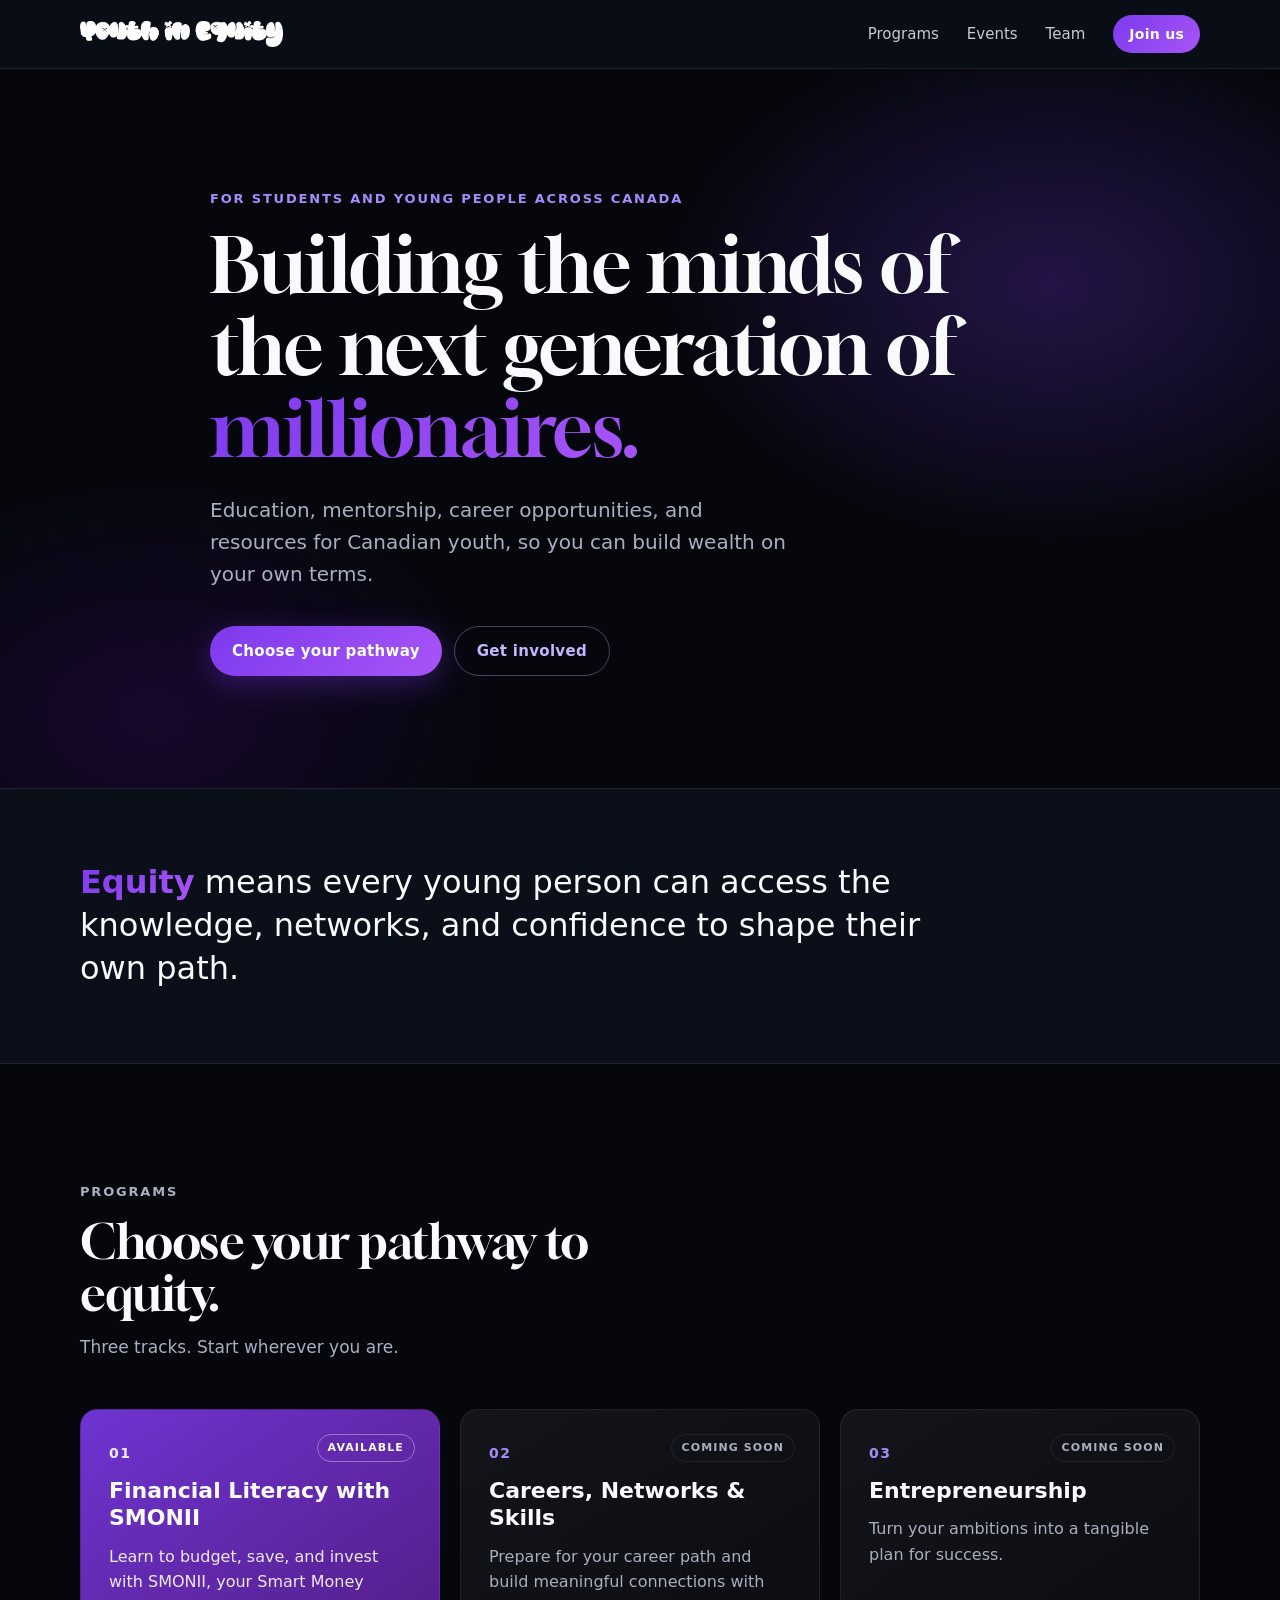
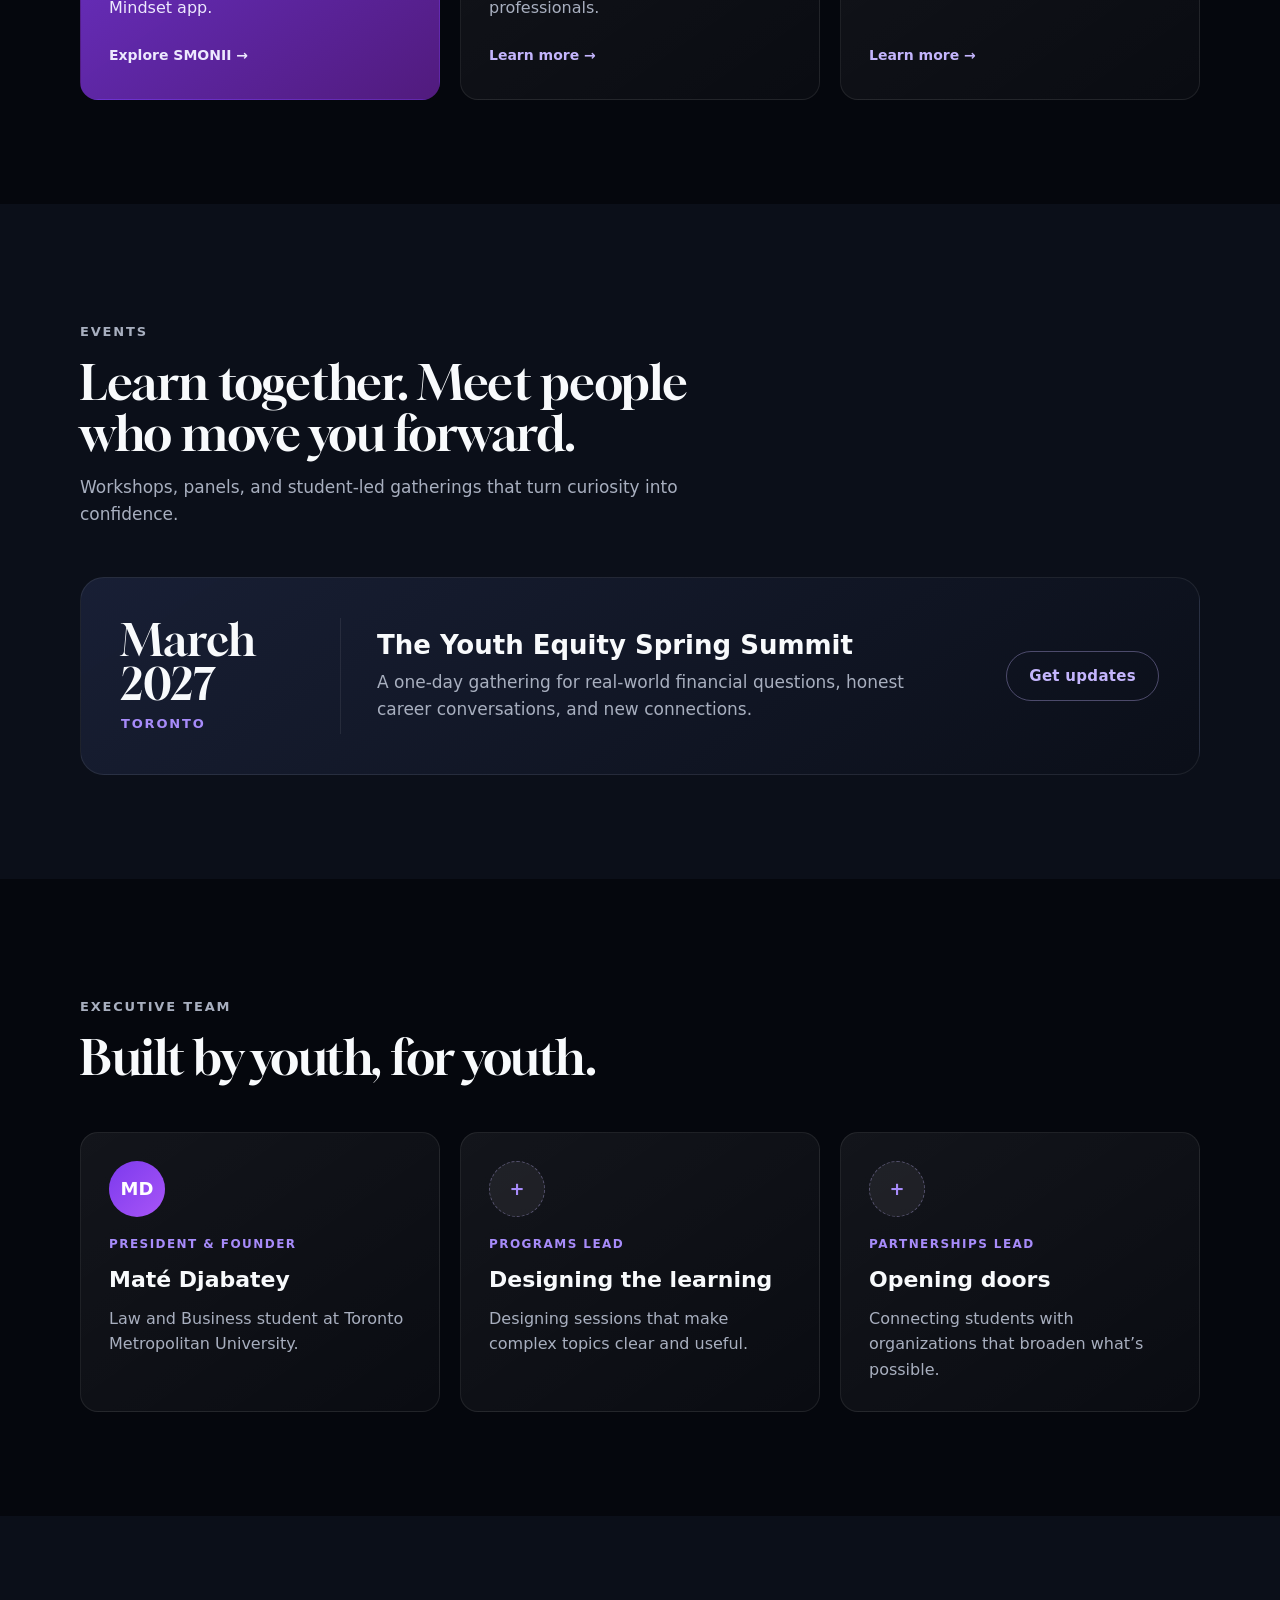
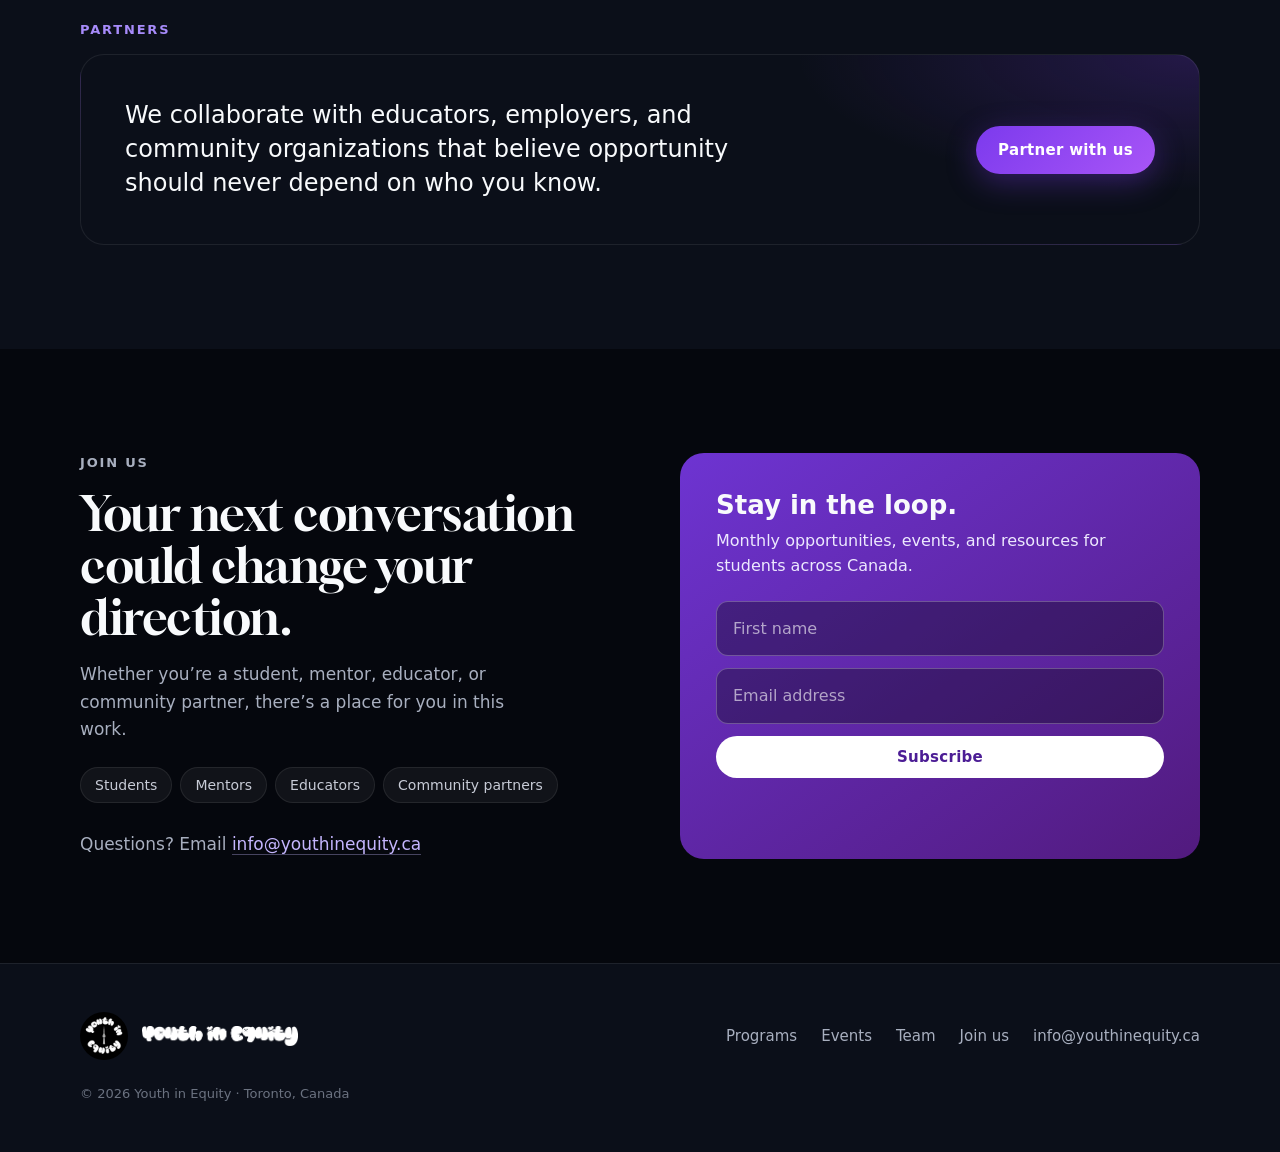
<file: index.html>
<!DOCTYPE html>
<html lang="en">
<head>
  <meta charset="utf-8">
  <meta name="viewport" content="width=device-width, initial-scale=1">
  <title>Youth in Equity</title>
  <meta name="description" content="A Canadian student-led organization building financial confidence, career access, and equity in education.">
  <link rel="canonical" href="https://youthinequity.ca/">
  <meta property="og:title" content="Youth in Equity">
  <meta property="og:description" content="A Canadian student-led organization building financial confidence, career access, and equity in education.">
  <meta property="og:url" content="https://youthinequity.ca/">
  <meta property="og:image" content="https://youthinequity.ca/assets/favicon.png">
  <meta name="theme-color" content="#05070d">
  <link rel="icon" type="image/png" href="/assets/favicon.png">
  <link rel="apple-touch-icon" href="/assets/favicon.png">
  <link rel="preconnect" href="https://fonts.googleapis.com">
  <link rel="preconnect" href="https://fonts.gstatic.com" crossorigin>
  <link href="https://fonts.googleapis.com/css2?family=Gloock&display=swap" rel="stylesheet">
  <link href="https://api.fontshare.com/v2/css?f[]=general-sans@400,500,600&f[]=clash-grotesk@500,600,700&display=swap" rel="stylesheet">
  <link rel="stylesheet" href="/assets/styles.css">
</head>
<body>

<header class="site-header">
  <div class="wrap">
    <a class="brand" href="/" aria-label="Youth in Equity home"><img src="/assets/logo-white.png" alt="Youth in Equity" width="633" height="81"></a>
    <nav class="nav" aria-label="Main">
      <a class="hide-sm" href="/#programs">Programs</a>
      <a class="hide-sm" href="/#events">Events</a>
      <a class="hide-sm" href="/#team">Team</a>
      <a class="btn btn-sm" href="/#join">Join us</a>
    </nav>
  </div>
</header>

<main>
  <!-- Hero -->
  <section class="hero">
    <div class="wrap hero-grid">
      <p class="eyebrow">For students and young people across Canada</p>
      <h1>Building the minds of the next generation of <span class="accent">millionaires.</span></h1>
      <p class="lead">Education, mentorship, career opportunities, and resources for Canadian youth, so you can build wealth on your own terms.</p>
      <div class="hero-actions">
        <a class="btn" href="#programs">Choose your pathway</a>
        <a class="btn btn-ghost" href="#join">Get involved</a>
      </div>
    </div>
  </section>

  <!-- Mission -->
  <div class="mission">
    <div class="wrap">
      <p><strong class="accent">Equity</strong> means every young person can access the knowledge, networks, and confidence to shape their own path.</p>
    </div>
  </div>

  <!-- Programs -->
  <section id="programs">
    <div class="wrap">
      <div class="section-head">
        <p class="eyebrow">Programs</p>
        <h2>Choose your pathway to equity.</h2>
        <p>Three tracks. Start wherever you are.</p>
      </div>
      <div class="grid-3">
        <a class="card featured" href="/smonii">
          <span class="tag">Available</span>
          <span class="num">01</span>
          <h3>Financial Literacy with SMONII</h3>
          <p>Learn to budget, save, and invest with SMONII, your Smart Money Mindset app.</p>
          <span class="more">Explore SMONII →</span>
        </a>
        <a class="card" href="/coming-soon">
          <span class="tag">Coming soon</span>
          <span class="num">02</span>
          <h3>Careers, Networks &amp; Skills</h3>
          <p>Prepare for your career path and build meaningful connections with professionals.</p>
          <span class="more">Learn more →</span>
        </a>
        <a class="card" href="/coming-soon">
          <span class="tag">Coming soon</span>
          <span class="num">03</span>
          <h3>Entrepreneurship</h3>
          <p>Turn your ambitions into a tangible plan for success.</p>
          <span class="more">Learn more →</span>
        </a>
      </div>
    </div>
  </section>

  <!-- Events -->
  <section id="events" class="alt">
    <div class="wrap">
      <div class="section-head">
        <p class="eyebrow">Events</p>
        <h2>Learn together. Meet people who move you forward.</h2>
        <p>Workshops, panels, and student-led gatherings that turn curiosity into confidence.</p>
      </div>
      <article class="event">
        <div class="event-date">
          <div class="month">March 2027</div>
          <div class="meta">Toronto</div>
        </div>
        <div>
          <h3>The Youth Equity Spring Summit</h3>
          <p>A one-day gathering for real-world financial questions, honest career conversations, and new connections.</p>
        </div>
        <a class="btn btn-ghost" href="#join">Get updates</a>
      </article>
    </div>
  </section>

  <!-- Team -->
  <section id="team" class="team">
    <div class="wrap">
      <div class="section-head">
        <p class="eyebrow">Executive team</p>
        <h2>Built by youth, for youth.</h2>
      </div>
      <div class="grid-3">
        <div class="card">
          <div class="avatar" aria-hidden="true">MD</div>
          <span class="role">President &amp; Founder</span>
          <h3>Maté Djabatey</h3>
          <p>Law and Business student at Toronto Metropolitan University.</p>
        </div>
        <div class="card">
          <div class="avatar empty" aria-hidden="true">+</div>
          <span class="role">Programs Lead</span>
          <h3>Designing the learning</h3>
          <p>Designing sessions that make complex topics clear and useful.</p>
        </div>
        <div class="card">
          <div class="avatar empty" aria-hidden="true">+</div>
          <span class="role">Partnerships Lead</span>
          <h3>Opening doors</h3>
          <p>Connecting students with organizations that broaden what’s possible.</p>
        </div>
      </div>
    </div>
  </section>

  <!-- Partners -->
  <section id="partners" class="alt">
    <div class="wrap">
      <p class="eyebrow">Partners</p>
      <div class="partners-box">
        <p>We collaborate with educators, employers, and community organizations that believe opportunity should never depend on who you know.</p>
        <a class="btn" href="mailto:info@youthinequity.ca?subject=Partnership%20with%20Youth%20in%20Equity">Partner with us</a>
      </div>
    </div>
  </section>

  <!-- Join -->
  <section id="join">
    <div class="wrap join-grid">
      <div class="join-copy">
        <p class="eyebrow">Join us</p>
        <h2>Your next conversation could change your direction.</h2>
        <p>Whether you’re a student, mentor, educator, or community partner, there’s a place for you in this work.</p>
        <div class="who"><span>Students</span><span>Mentors</span><span>Educators</span><span>Community partners</span></div>
        <p class="contact-line">Questions? Email <a href="mailto:info@youthinequity.ca">info@youthinequity.ca</a></p>
      </div>
      <div class="newsletter">
        <h3>Stay in the loop.</h3>
        <p>Monthly opportunities, events, and resources for students across Canada.</p>
        <form id="newsletter-form" novalidate>
          <label class="hp" aria-hidden="true">Leave blank <input type="text" name="_gotcha" tabindex="-1" autocomplete="off"></label>
          <input type="text" name="name" placeholder="First name" autocomplete="given-name" aria-label="First name">
          <input type="email" name="email" placeholder="Email address" autocomplete="email" required aria-label="Email address">
          <button class="btn" type="submit">Subscribe</button>
          <p class="form-note" role="status" aria-live="polite"></p>
        </form>
      </div>
    </div>
  </section>
</main>

<footer class="site-footer">
  <div class="wrap">
    <a class="foot-brand" href="/">
      <img class="badge" src="/assets/favicon.png" alt="" width="48" height="48">
      <img class="word" src="/assets/logo-white.png" alt="Youth in Equity" width="633" height="81">
    </a>
    <nav class="foot-links" aria-label="Footer">
      <a href="/#programs">Programs</a>
      <a href="/#events">Events</a>
      <a href="/#team">Team</a>
      <a href="/#join">Join us</a>
      <a href="mailto:info@youthinequity.ca">info@youthinequity.ca</a>
    </nav>
    <p class="copyright">© <span id="year">2026</span> Youth in Equity · Toronto, Canada</p>
  </div>
</footer>

<script src="/assets/site.js" defer></script>
</body>
</html>
</file>
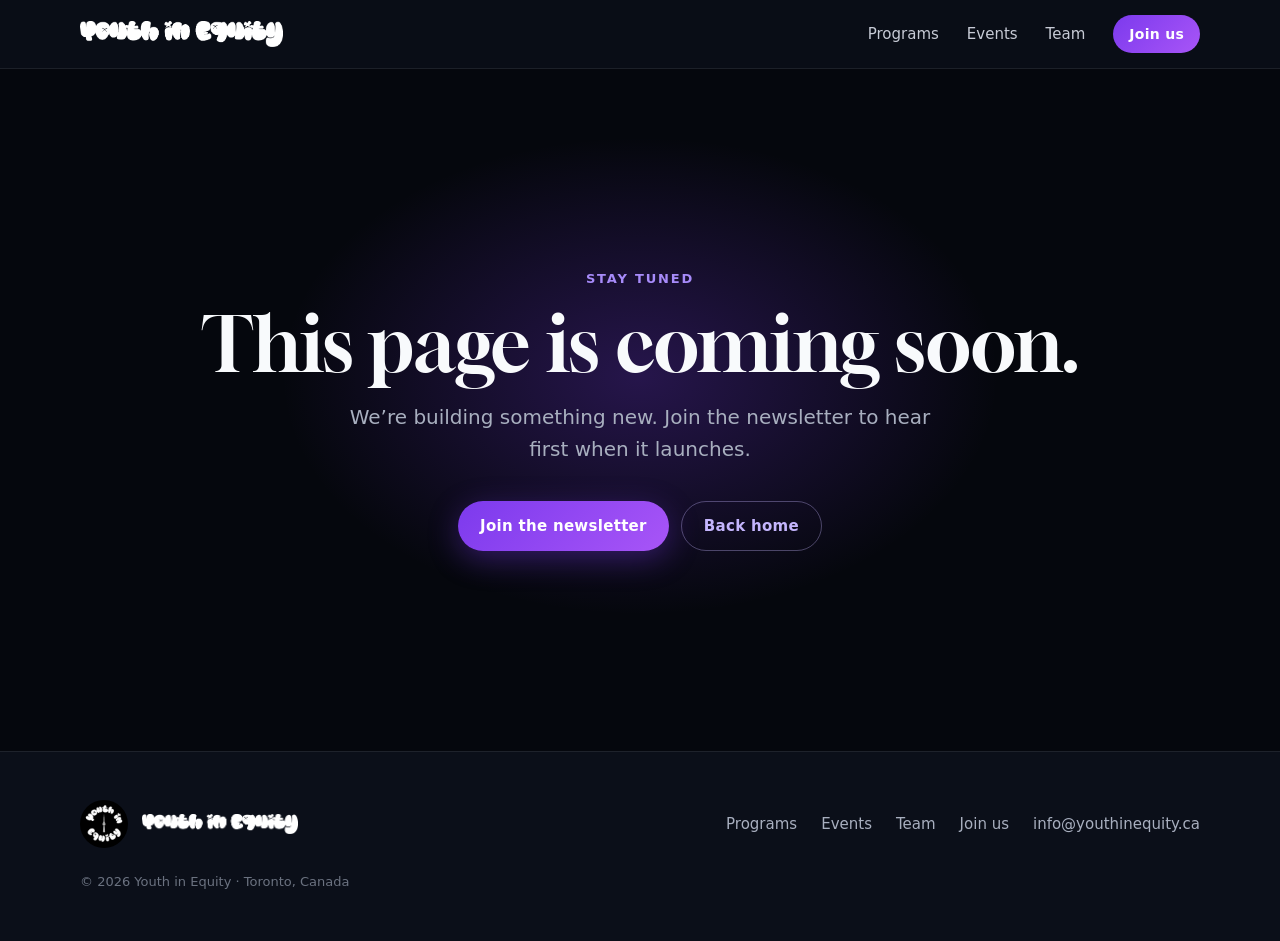
<file: coming-soon/index.html>
<!DOCTYPE html>
<html lang="en">
<head>
  <meta charset="utf-8">
  <meta name="viewport" content="width=device-width, initial-scale=1">
  <title>Coming soon · Youth in Equity</title>
  <meta name="description" content="This Youth in Equity page is coming soon.">
  <link rel="canonical" href="https://youthinequity.ca/coming-soon">
  <meta property="og:title" content="Coming soon · Youth in Equity">
  <meta property="og:description" content="This Youth in Equity page is coming soon.">
  <meta property="og:url" content="https://youthinequity.ca/coming-soon">
  <meta property="og:image" content="https://youthinequity.ca/assets/favicon.png">
  <meta name="theme-color" content="#05070d">
  <link rel="icon" type="image/png" href="/assets/favicon.png">
  <link rel="apple-touch-icon" href="/assets/favicon.png">
  <link rel="preconnect" href="https://fonts.googleapis.com">
  <link rel="preconnect" href="https://fonts.gstatic.com" crossorigin>
  <link href="https://fonts.googleapis.com/css2?family=Gloock&display=swap" rel="stylesheet">
  <link href="https://api.fontshare.com/v2/css?f[]=general-sans@400,500,600&f[]=clash-grotesk@500,600,700&display=swap" rel="stylesheet">
  <link rel="stylesheet" href="/assets/styles.css">
</head>
<body>

<header class="site-header">
  <div class="wrap">
    <a class="brand" href="/" aria-label="Youth in Equity home"><img src="/assets/logo-white.png" alt="Youth in Equity" width="633" height="81"></a>
    <nav class="nav" aria-label="Main">
      <a class="hide-sm" href="/#programs">Programs</a>
      <a class="hide-sm" href="/#events">Events</a>
      <a class="hide-sm" href="/#team">Team</a>
      <a class="btn btn-sm" href="/#join">Join us</a>
    </nav>
  </div>
</header>

<main>
  <section class="center-page">
    <div class="wrap">
      <p class="eyebrow">Stay tuned</p>
      <h1>This page is coming soon.</h1>
      <p class="lead">We’re building something new. Join the newsletter to hear first when it launches.</p>
      <div class="hero-actions">
        <a class="btn" href="/#join">Join the newsletter</a>
        <a class="btn btn-ghost" href="/">Back home</a>
      </div>
    </div>
  </section>
</main>

<footer class="site-footer">
  <div class="wrap">
    <a class="foot-brand" href="/">
      <img class="badge" src="/assets/favicon.png" alt="" width="48" height="48">
      <img class="word" src="/assets/logo-white.png" alt="Youth in Equity" width="633" height="81">
    </a>
    <nav class="foot-links" aria-label="Footer">
      <a href="/#programs">Programs</a>
      <a href="/#events">Events</a>
      <a href="/#team">Team</a>
      <a href="/#join">Join us</a>
      <a href="mailto:info@youthinequity.ca">info@youthinequity.ca</a>
    </nav>
    <p class="copyright">© <span id="year">2026</span> Youth in Equity · Toronto, Canada</p>
  </div>
</footer>

<script src="/assets/site.js" defer></script>
</body>
</html>
</file>
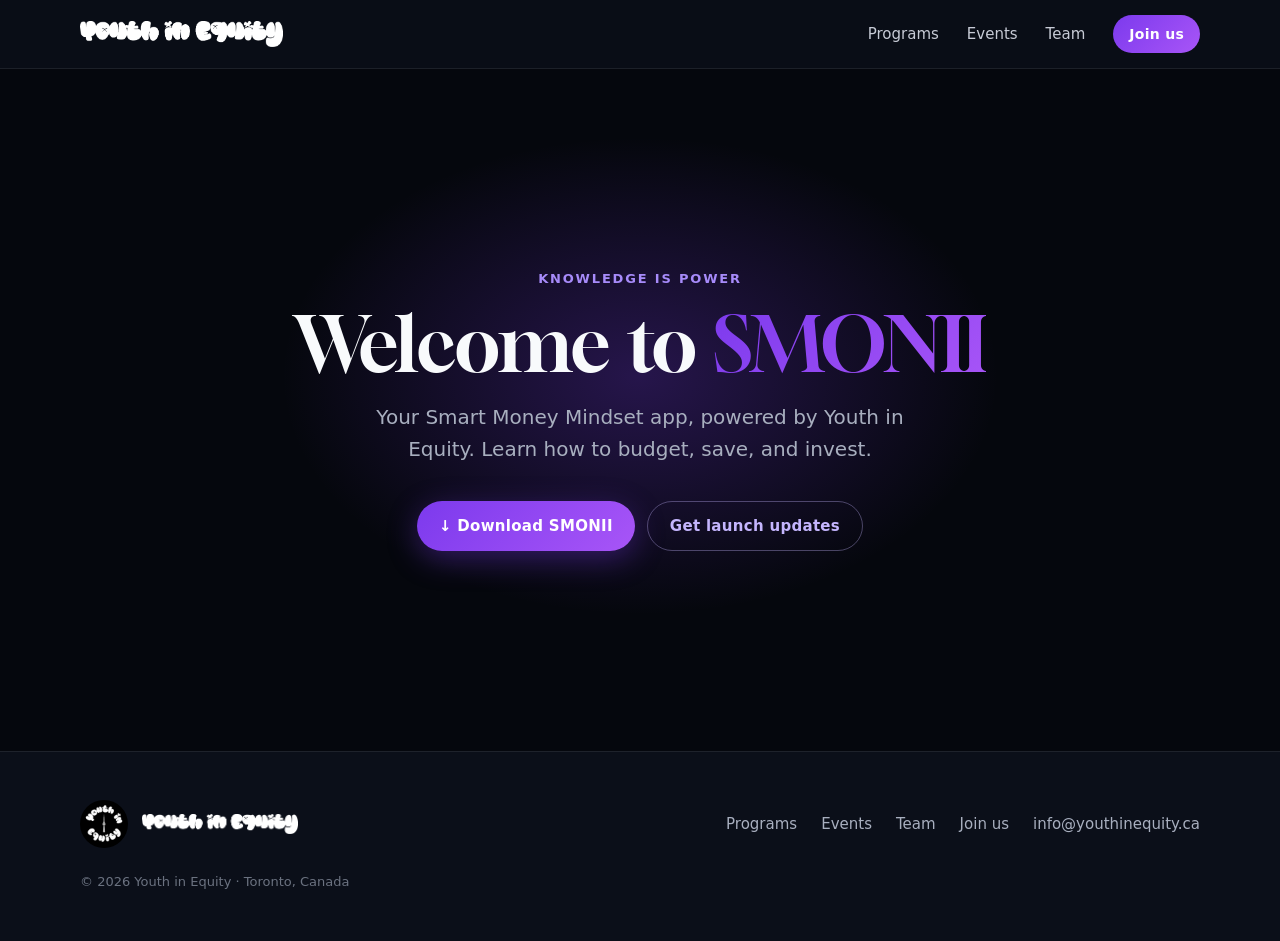
<file: smonii/index.html>
<!DOCTYPE html>
<html lang="en">
<head>
  <meta charset="utf-8">
  <meta name="viewport" content="width=device-width, initial-scale=1">
  <title>SMONII · Youth in Equity</title>
  <meta name="description" content="SMONII, the Smart Money Mindset app by Youth in Equity. Learn to budget, save, and invest.">
  <link rel="canonical" href="https://youthinequity.ca/smonii">
  <meta property="og:title" content="SMONII · Youth in Equity">
  <meta property="og:description" content="SMONII, the Smart Money Mindset app by Youth in Equity. Learn to budget, save, and invest.">
  <meta property="og:url" content="https://youthinequity.ca/smonii">
  <meta property="og:image" content="https://youthinequity.ca/assets/favicon.png">
  <meta name="theme-color" content="#05070d">
  <link rel="icon" type="image/png" href="/assets/favicon.png">
  <link rel="apple-touch-icon" href="/assets/favicon.png">
  <link rel="preconnect" href="https://fonts.googleapis.com">
  <link rel="preconnect" href="https://fonts.gstatic.com" crossorigin>
  <link href="https://fonts.googleapis.com/css2?family=Gloock&display=swap" rel="stylesheet">
  <link href="https://api.fontshare.com/v2/css?f[]=general-sans@400,500,600&f[]=clash-grotesk@500,600,700&display=swap" rel="stylesheet">
  <link rel="stylesheet" href="/assets/styles.css">
</head>
<body>

<header class="site-header">
  <div class="wrap">
    <a class="brand" href="/" aria-label="Youth in Equity home"><img src="/assets/logo-white.png" alt="Youth in Equity" width="633" height="81"></a>
    <nav class="nav" aria-label="Main">
      <a class="hide-sm" href="/#programs">Programs</a>
      <a class="hide-sm" href="/#events">Events</a>
      <a class="hide-sm" href="/#team">Team</a>
      <a class="btn btn-sm" href="/#join">Join us</a>
    </nav>
  </div>
</header>

<main>
  <section class="center-page">
    <div class="wrap">
      <p class="eyebrow">Knowledge is power</p>
      <h1>Welcome to <span class="accent">SMONII</span></h1>
      <p class="lead">Your Smart Money Mindset app, powered by Youth in Equity. Learn how to budget, save, and invest.</p>
      <div class="hero-actions">
        <a class="btn" href="/coming-soon">↓ Download SMONII</a>
        <a class="btn btn-ghost" href="/#join">Get launch updates</a>
      </div>
    </div>
  </section>
</main>

<footer class="site-footer">
  <div class="wrap">
    <a class="foot-brand" href="/">
      <img class="badge" src="/assets/favicon.png" alt="" width="48" height="48">
      <img class="word" src="/assets/logo-white.png" alt="Youth in Equity" width="633" height="81">
    </a>
    <nav class="foot-links" aria-label="Footer">
      <a href="/#programs">Programs</a>
      <a href="/#events">Events</a>
      <a href="/#team">Team</a>
      <a href="/#join">Join us</a>
      <a href="mailto:info@youthinequity.ca">info@youthinequity.ca</a>
    </nav>
    <p class="copyright">© <span id="year">2026</span> Youth in Equity · Toronto, Canada</p>
  </div>
</footer>

<script src="/assets/site.js" defer></script>
</body>
</html>
</file>
<file: assets/styles.css>
/* Youth in Equity — site styles */
:root {
  --bg: #05070d;
  --bg-2: #0b0f19;
  --bg-3: #11172a;
  --card: rgba(255, 255, 255, 0.04);
  --card-border: rgba(255, 255, 255, 0.08);
  --text: #f8fafc;
  --muted: #a8afbf;
  --soft: #c7cbd6;
  --violet: #7c3aed;
  --violet-2: #a855f7;
  --lavender: #c4b5fd;
  --lilac: #a78bfa;
  --grad: linear-gradient(135deg, #7c3aed 0%, #a855f7 100%);
  --radius: 18px;
  --max: 1120px;
  --serif: "Gloock", Georgia, serif;
  --sans: "General Sans", system-ui, -apple-system, "Segoe UI", sans-serif;
  --display: "Clash Grotesk", "General Sans", system-ui, sans-serif;
}

* { box-sizing: border-box; margin: 0; padding: 0; }
html { scroll-behavior: smooth; scroll-padding-top: 84px; }
body {
  background: var(--bg);
  color: var(--text);
  font-family: var(--sans);
  font-size: 17px;
  line-height: 1.6;
  -webkit-font-smoothing: antialiased;
}
img { max-width: 100%; display: block; }
a { color: inherit; text-decoration: none; }
.wrap { width: min(var(--max), 100% - 48px); margin-inline: auto; }

/* ---------- Header ---------- */
.site-header {
  position: sticky; top: 0; z-index: 50;
  background: rgba(11, 15, 25, 0.88);
  backdrop-filter: blur(14px);
  -webkit-backdrop-filter: blur(14px);
  border-bottom: 1px solid var(--card-border);
}
.site-header .wrap { display: flex; align-items: center; justify-content: space-between; height: 68px; gap: 16px; }
.brand img { height: 26px; width: auto; }
.nav { display: flex; align-items: center; gap: 28px; font-size: 15px; font-weight: 500; }
.nav a:not(.btn) { color: var(--soft); transition: color .2s; }
.nav a:not(.btn):hover { color: #fff; }

/* ---------- Buttons ---------- */
.btn {
  display: inline-flex; align-items: center; gap: 8px;
  padding: 12px 22px; border-radius: 999px;
  font-family: var(--display); font-weight: 600; font-size: 15px; letter-spacing: .02em;
  background: var(--grad); color: #fff; border: 0; cursor: pointer;
  box-shadow: 0 8px 30px rgba(124, 58, 237, 0.35);
  transition: transform .2s, box-shadow .2s;
}
.btn:hover { transform: translateY(-1px); box-shadow: 0 12px 36px rgba(124, 58, 237, 0.5); }
.btn-sm { padding: 8px 16px; font-size: 14px; box-shadow: none; }
.btn-ghost { background: transparent; border: 1px solid rgba(196, 181, 253, 0.35); box-shadow: none; color: var(--lavender); }
.btn-ghost:hover { background: rgba(124, 58, 237, 0.12); box-shadow: none; }

/* ---------- Typography ---------- */
.eyebrow {
  font-family: var(--display); font-weight: 600; font-size: 13px;
  letter-spacing: .14em; text-transform: uppercase; color: var(--lilac);
  margin-bottom: 14px;
}
h1, h2 { font-family: var(--serif); font-weight: 400; letter-spacing: -0.01em; line-height: 1.08; }
h1 { font-size: clamp(40px, 6.4vw, 76px); }
h2 { font-size: clamp(30px, 4.2vw, 48px); }
h3 { font-family: var(--display); font-weight: 600; font-size: 22px; line-height: 1.25; }
.lead { font-size: clamp(17px, 1.6vw, 20px); color: var(--muted); max-width: 46ch; }
.accent { background: var(--grad); -webkit-background-clip: text; background-clip: text; color: transparent; }

/* ---------- Sections ---------- */
section { padding: 104px 0; }
.section-head { max-width: 640px; margin-bottom: 48px; }
.section-head p { color: var(--muted); margin-top: 14px; }
.alt { background: var(--bg-2); }

/* Hero */
.hero {
  position: relative; overflow: hidden;
  padding: 120px 0 112px;
  background:
    radial-gradient(50% 60% at 82% 30%, rgba(124, 58, 237, 0.26) 0%, rgba(5, 7, 13, 0) 60%),
    radial-gradient(45% 55% at 12% 90%, rgba(59, 7, 100, 0.35) 0%, rgba(5, 7, 13, 0) 60%),
    var(--bg);
}
.hero-grid { max-width: 860px; }
.hero h1 { margin-bottom: 24px; }
.hero .lead { margin-bottom: 36px; }
.hero-actions { display: flex; flex-wrap: wrap; gap: 12px; }
.hero-badge { justify-self: center; position: relative; }
.hero-badge img {
  width: clamp(180px, 22vw, 260px); height: auto; border-radius: 50%;
  box-shadow: 0 0 0 1px rgba(196,181,253,.2), 0 30px 80px rgba(124, 58, 237, 0.35);
  image-rendering: auto;
}
.hero-badge::before {
  content: ""; position: absolute; inset: -28px; border-radius: 50%;
  border: 1px dashed rgba(196, 181, 253, 0.25);
}

/* Mission strip */
.mission { padding: 72px 0; background: var(--bg-2); border-block: 1px solid var(--card-border); }
.mission p { font-family: var(--display); font-weight: 500; font-size: clamp(22px, 2.8vw, 32px); line-height: 1.35; max-width: 900px; }
.mission strong { font-weight: 700; }

/* Cards */
.grid-3 { display: grid; grid-template-columns: repeat(3, 1fr); gap: 20px; }
.card {
  position: relative; display: flex; flex-direction: column; gap: 12px;
  padding: 32px 28px; border-radius: var(--radius);
  background: linear-gradient(145deg, rgba(255,255,255,0.06) 0%, rgba(255,255,255,0.025) 100%);
  border: 1px solid var(--card-border);
  transition: transform .25s, border-color .25s, background .25s;
}
.card p { color: var(--muted); font-size: 16px; }
a.card:hover { transform: translateY(-4px); border-color: rgba(167, 139, 250, 0.45); }
.card .num { font-family: var(--display); font-weight: 600; font-size: 14px; color: var(--lilac); letter-spacing: .1em; }
.card .more { margin-top: auto; padding-top: 12px; font-family: var(--display); font-weight: 600; font-size: 14px; color: var(--lavender); }
.card .tag {
  position: absolute; top: 24px; right: 24px;
  font-size: 11px; font-weight: 600; letter-spacing: .1em; text-transform: uppercase;
  padding: 4px 10px; border-radius: 999px; color: var(--muted); border: 1px solid var(--card-border);
}
.card.featured { background: linear-gradient(145deg, rgba(124, 58, 237, 0.88) 0%, rgba(88, 28, 135, 0.92) 100%); border-color: transparent; }
.card.featured p, .card.featured .num, .card.featured .more { color: #ede9fe; }
.card.featured .tag { color: #fff; border-color: rgba(255,255,255,.35); }

/* Event */
.event {
  display: grid; grid-template-columns: 220px 1fr auto; gap: 36px; align-items: center;
  padding: 40px; border-radius: 24px;
  background: linear-gradient(145deg, rgba(25, 32, 54, 0.96) 0%, rgba(11, 15, 25, 0.98) 100%);
  border: 1px solid var(--card-border);
}
.event-date { border-right: 1px solid var(--card-border); padding-right: 32px; }
.event-date .month { font-family: var(--serif); font-size: 44px; line-height: 1; }
.event-date .meta { margin-top: 8px; font-size: 13px; letter-spacing: .14em; text-transform: uppercase; color: var(--lilac); font-weight: 600; }
.event h3 { font-size: 26px; margin-bottom: 8px; }
.event p { color: var(--muted); max-width: 52ch; }

/* Team */
.team .card { padding: 28px; }
.avatar {
  width: 56px; height: 56px; border-radius: 50%; display: grid; place-items: center;
  font-family: var(--display); font-weight: 600; font-size: 18px; color: #fff;
  background: var(--grad); margin-bottom: 6px;
}
.avatar.empty { background: rgba(255,255,255,.06); color: var(--lilac); border: 1px dashed rgba(196,181,253,.35); }
.role { font-size: 12px; font-weight: 600; letter-spacing: .12em; text-transform: uppercase; color: var(--lilac); }

/* Partners */
.partners-box {
  display: flex; align-items: center; justify-content: space-between; gap: 32px; flex-wrap: wrap;
  padding: 44px; border-radius: 24px; border: 1px solid var(--card-border);
  background: radial-gradient(60% 120% at 100% 0%, rgba(124,58,237,.22) 0%, rgba(11,15,25,0) 60%), var(--bg-2);
}
.partners-box p { font-size: clamp(19px, 2vw, 24px); font-family: var(--display); font-weight: 500; max-width: 640px; line-height: 1.4; }

/* Join */
.join-grid { display: grid; grid-template-columns: 1.1fr 1fr; gap: 28px; align-items: stretch; }
.join-copy h2 { margin-bottom: 18px; }
.join-copy p { color: var(--muted); max-width: 44ch; }
.who { display: flex; flex-wrap: wrap; gap: 8px; margin-top: 24px; }
.who span { font-size: 14px; padding: 6px 14px; border-radius: 999px; background: rgba(255,255,255,.05); border: 1px solid var(--card-border); color: var(--soft); }
.contact-line { margin-top: 28px; color: var(--muted); }
.contact-line a { color: var(--lavender); font-weight: 500; border-bottom: 1px solid rgba(196,181,253,.35); }
.newsletter {
  padding: 36px; border-radius: 24px;
  background: linear-gradient(145deg, rgba(124, 58, 237, 0.88) 0%, rgba(88, 28, 135, 0.92) 100%);
}
.newsletter h3 { font-size: 26px; margin-bottom: 6px; }
.newsletter > p { color: #ede9fe; margin-bottom: 22px; font-size: 16px; }
.newsletter form { display: grid; gap: 12px; }
.newsletter input {
  width: 100%; padding: 14px 16px; border-radius: 12px; font: inherit; font-size: 16px;
  border: 1px solid rgba(255,255,255,.25); background: rgba(5,7,13,.35); color: #fff;
}
.newsletter input::placeholder { color: rgba(255,255,255,.6); }
.newsletter input:focus { outline: 2px solid #fff; outline-offset: 1px; }
.newsletter .btn { background: #fff; color: #4c1d95; justify-content: center; box-shadow: none; }
.form-note { font-size: 14px; color: #ede9fe; min-height: 1.4em; }
.hp { position: absolute; left: -9999px; }

/* Footer */
.site-footer { border-top: 1px solid var(--card-border); padding: 48px 0; background: var(--bg-2); }
.site-footer .wrap { display: flex; justify-content: space-between; align-items: center; gap: 24px; flex-wrap: wrap; }
.foot-brand { display: flex; align-items: center; gap: 14px; }
.foot-brand img.badge { width: 48px; height: 48px; border-radius: 50%; }
.foot-brand img.word { height: 20px; width: auto; }
.foot-links { display: flex; gap: 24px; flex-wrap: wrap; font-size: 15px; color: var(--muted); }
.foot-links a:hover { color: #fff; }
.copyright { width: 100%; font-size: 13px; color: #6b7280; }

/* Simple centered pages (SMONII, coming soon, 404) */
.center-page {
  min-height: calc(100vh - 68px - 150px);
  display: grid; place-items: center; text-align: center; padding: 96px 0;
  background: radial-gradient(40% 50% at 50% 45%, rgba(124, 58, 237, 0.28) 0%, rgba(5, 7, 13, 0) 70%), var(--bg);
}
.center-page h1 { margin-bottom: 16px; }
.center-page .lead { margin: 0 auto 36px; }
.center-page .hero-actions { justify-content: center; }

/* ---------- Responsive ---------- */
@media (max-width: 900px) {
  section { padding: 80px 0; }
  .hero { padding: 88px 0 80px; }
  .hero-grid, .join-grid { grid-template-columns: 1fr; }
  .hero-badge { display: none; }
  .grid-3 { grid-template-columns: 1fr; }
  .event { grid-template-columns: 1fr; gap: 20px; padding: 32px 28px; }
  .event-date { border-right: 0; padding-right: 0; border-bottom: 1px solid var(--card-border); padding-bottom: 20px; }
}
@media (max-width: 640px) {
  .nav a.hide-sm { display: none; }
  .brand img { height: 21px; }
  .partners-box, .newsletter { padding: 28px; }
}
@media (prefers-reduced-motion: reduce) {
  * { transition: none !important; scroll-behavior: auto !important; }
}
</file>
